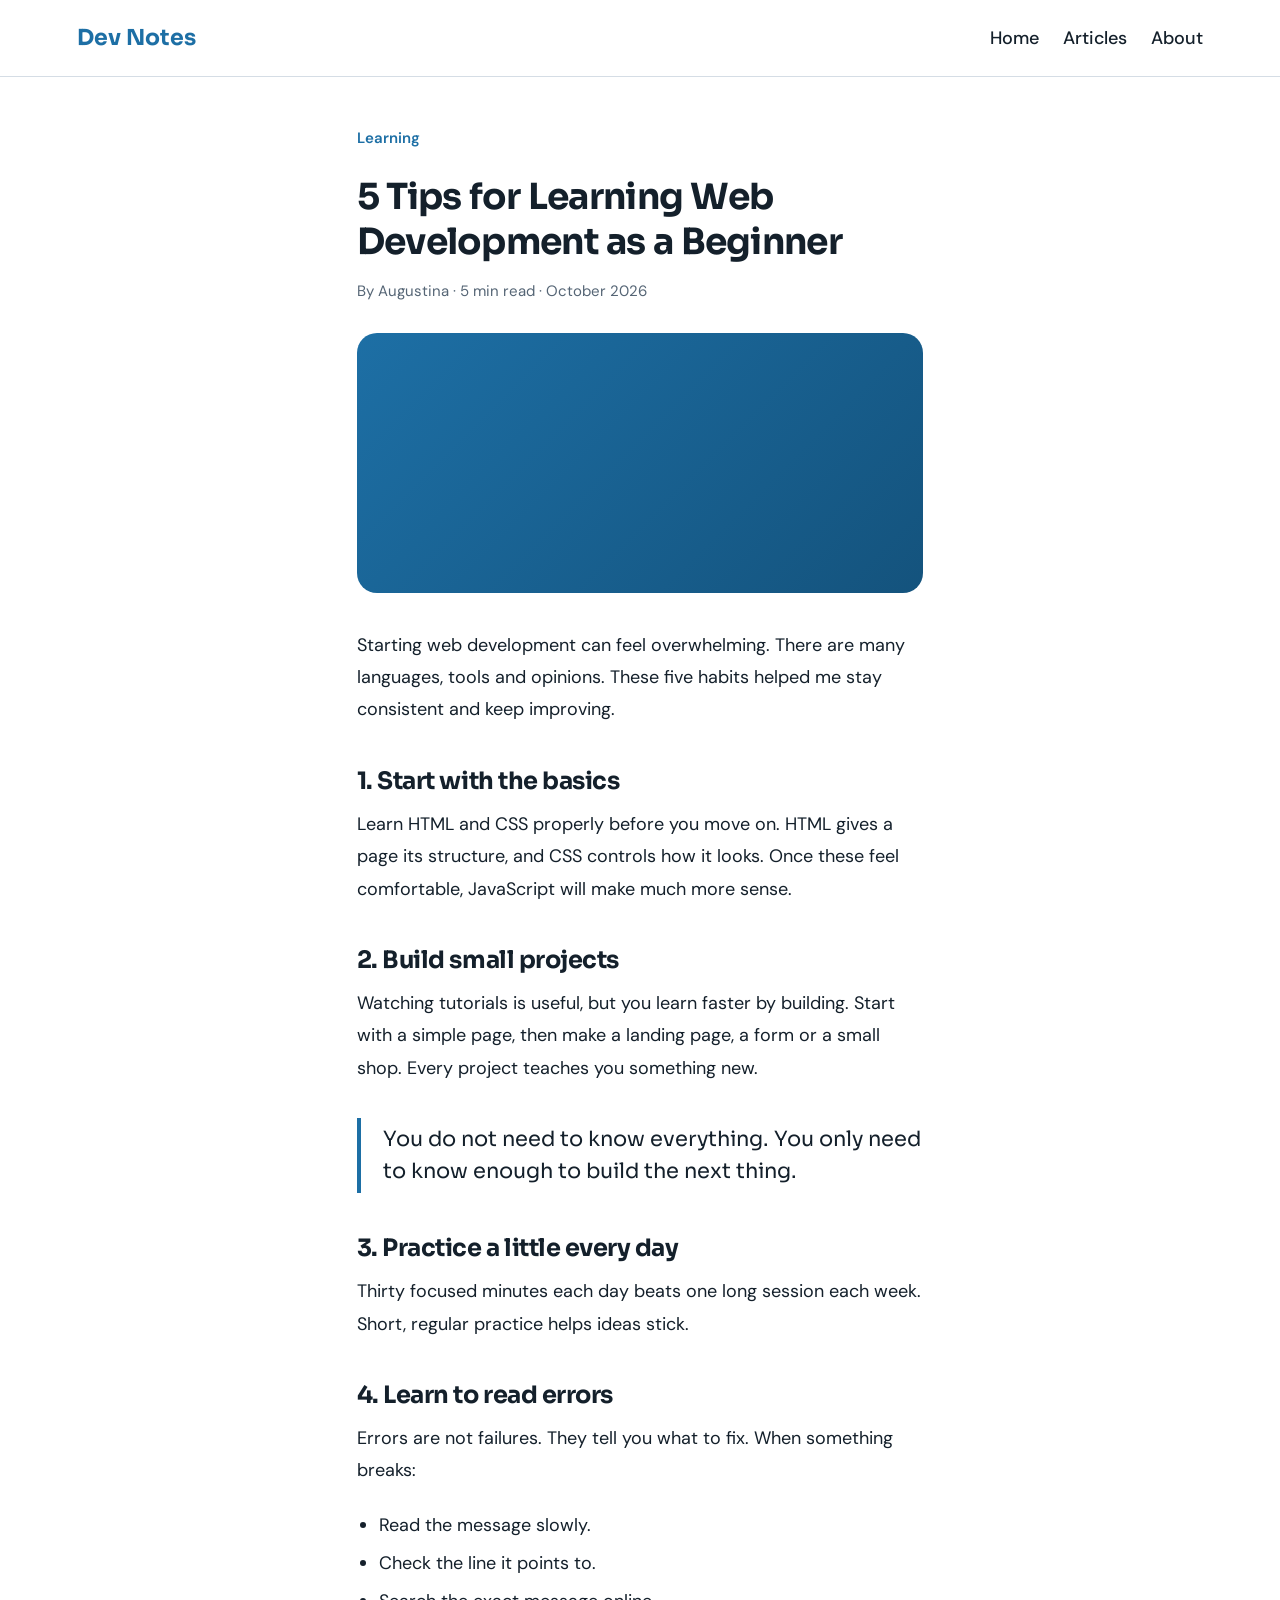
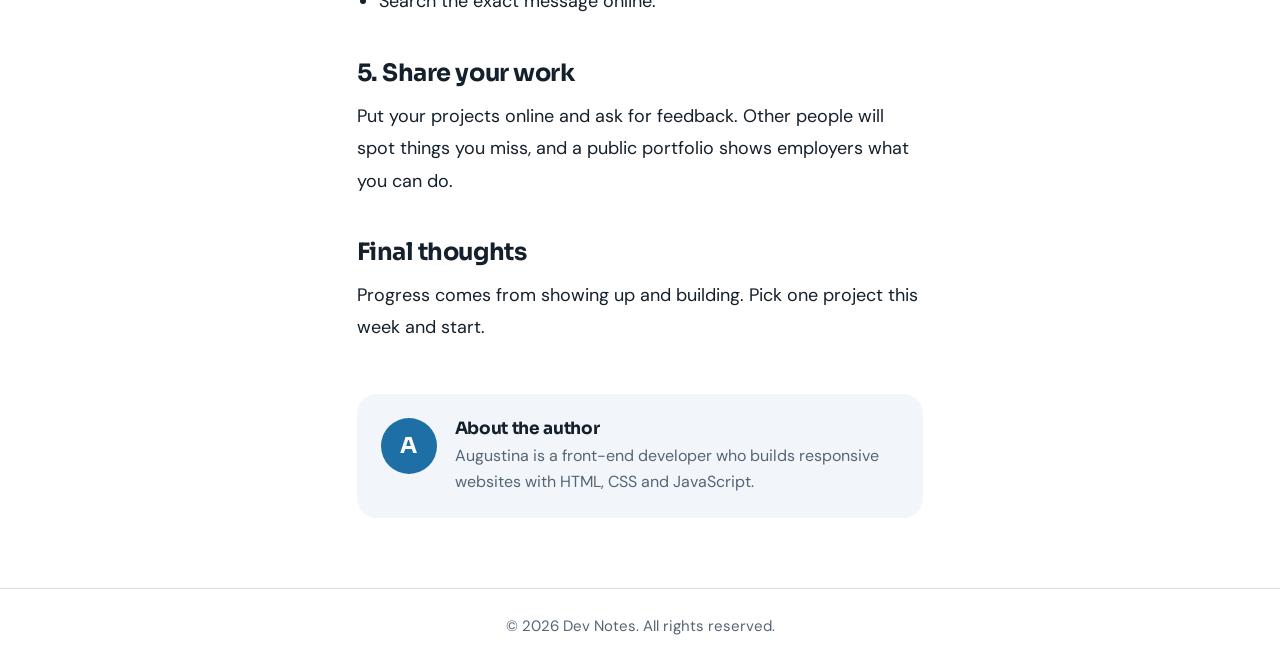
<file: blog/index.html>
<!DOCTYPE html>
<html lang="en">

<head>
    <meta charset="UTF-8">
    <meta name="viewport" content="width=device-width, initial-scale=1.0">
    <title>5 Tips for Learning Web Development | Dev Notes</title>
    <link rel="preconnect" href="https://fonts.googleapis.com">
    <link rel="preconnect" href="https://fonts.gstatic.com" crossorigin>
    <link href="https://fonts.googleapis.com/css2?family=DM+Sans:wght@400;500;600&family=Sora:wght@600;700&display=swap" rel="stylesheet">
    <link rel="stylesheet" href="style.css">
</head>

<body>
    <header class="header">
        <a class="brand" href="#">Dev Notes</a>
        <nav>
            <a href="#">Home</a>
            <a href="#">Articles</a>
            <a href="#">About</a>
        </nav>
    </header>

    <main>
        <article class="post">
            <header class="post_head">
                <p class="category">Learning</p>
                <h1>5 Tips for Learning Web Development as a Beginner</h1>
                <p class="meta">By Augustina &middot; 5 min read &middot; October 2026</p>
            </header>

            <div class="cover" role="img" aria-label="Cover image placeholder"></div>

            <p>Starting web development can feel overwhelming. There are many languages, tools and opinions. These five
                habits helped me stay consistent and keep improving.</p>

            <h2>1. Start with the basics</h2>
            <p>Learn HTML and CSS properly before you move on. HTML gives a page its structure, and CSS controls how it
                looks. Once these feel comfortable, JavaScript will make much more sense.</p>

            <h2>2. Build small projects</h2>
            <p>Watching tutorials is useful, but you learn faster by building. Start with a simple page, then make a
                landing page, a form or a small shop. Every project teaches you something new.</p>

            <blockquote>You do not need to know everything. You only need to know enough to build the next thing.</blockquote>

            <h2>3. Practice a little every day</h2>
            <p>Thirty focused minutes each day beats one long session each week. Short, regular practice helps ideas
                stick.</p>

            <h2>4. Learn to read errors</h2>
            <p>Errors are not failures. They tell you what to fix. When something breaks:</p>
            <ul>
                <li>Read the message slowly.</li>
                <li>Check the line it points to.</li>
                <li>Search the exact message online.</li>
            </ul>

            <h2>5. Share your work</h2>
            <p>Put your projects online and ask for feedback. Other people will spot things you miss, and a public
                portfolio shows employers what you can do.</p>

            <h2>Final thoughts</h2>
            <p>Progress comes from showing up and building. Pick one project this week and start.</p>

            <aside class="author">
                <div class="avatar" aria-hidden="true">A</div>
                <div>
                    <h3>About the author</h3>
                    <p>Augustina is a front-end developer who builds responsive websites with HTML, CSS and JavaScript.</p>
                </div>
            </aside>
        </article>
    </main>

    <footer class="footer"><p>&copy; 2026 Dev Notes. All rights reserved.</p></footer>
</body>

</html>
</file>
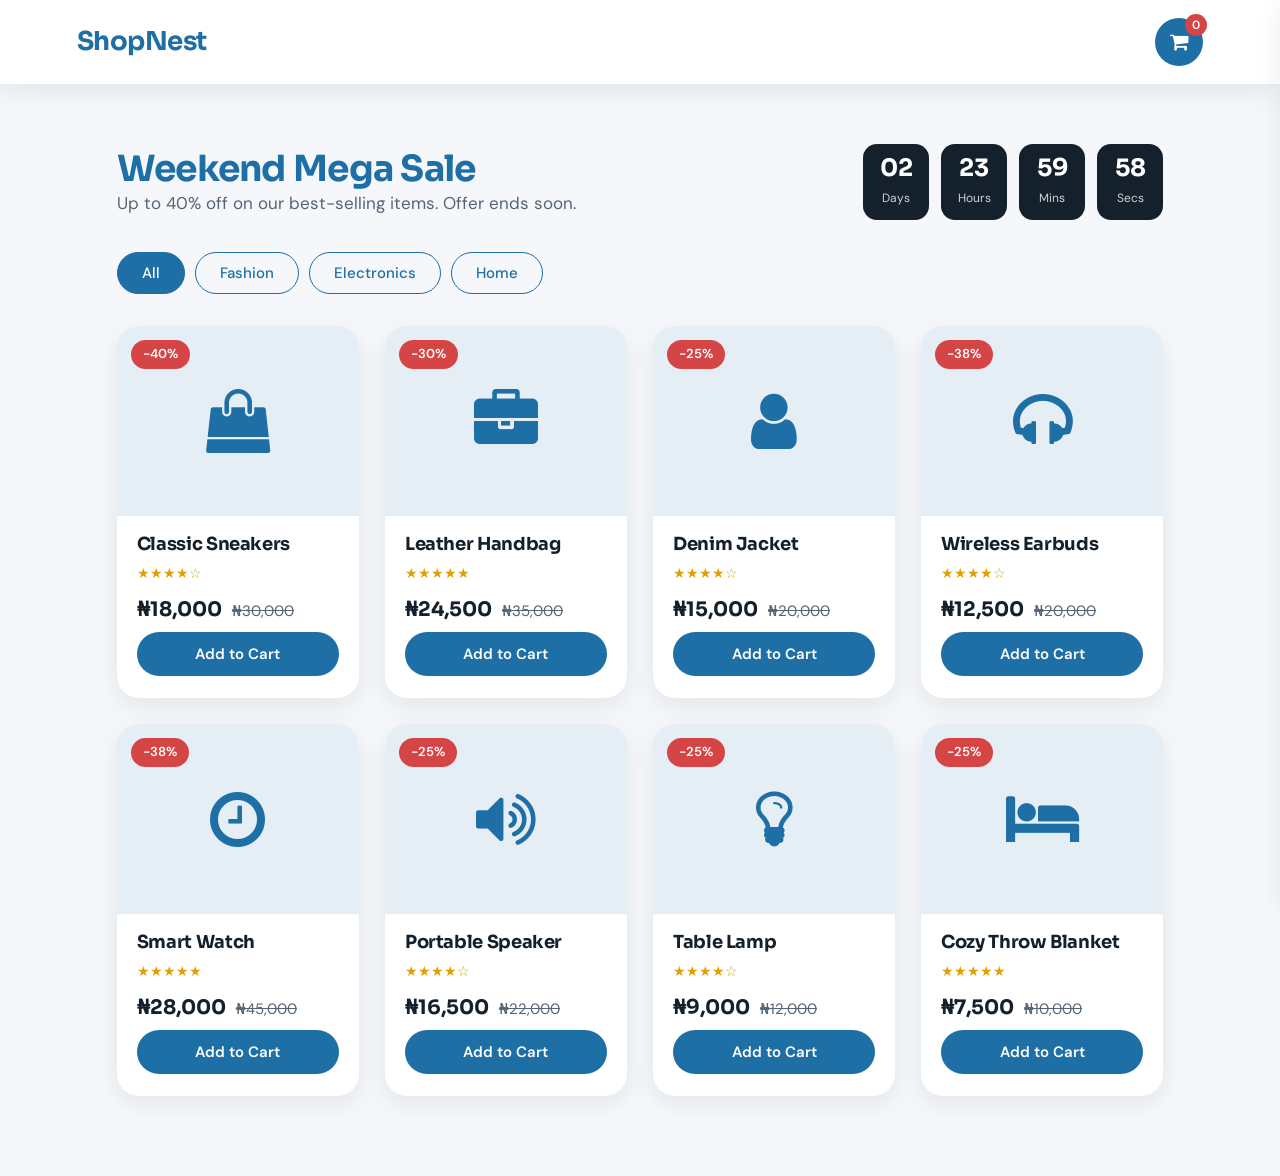
<file: ecommerce/index.html>
<!DOCTYPE html>
<html lang="en">

<head>
    <meta charset="UTF-8">
    <meta name="viewport" content="width=device-width, initial-scale=1.0">
    <title>E-commerce Sales Section</title>
    <link rel="preconnect" href="https://fonts.googleapis.com">
    <link rel="preconnect" href="https://fonts.gstatic.com" crossorigin>
    <link href="https://fonts.googleapis.com/css2?family=DM+Sans:wght@400;500;600&family=Sora:wght@600;700&display=swap" rel="stylesheet">
    <link rel="stylesheet" href="https://cdnjs.cloudflare.com/ajax/libs/font-awesome/4.7.0/css/font-awesome.min.css">
    <link rel="stylesheet" href="style.css">
</head>

<body>
    <header class="topbar">
        <h1 class="brand">ShopNest</h1>
        <button class="cart_btn" type="button" id="cart_toggle" aria-label="Open cart">
            <i class="fa fa-shopping-cart"></i>
            <span class="cart_count" id="cart_count">0</span>
        </button>
    </header>

    <main>
        <section class="sales" id="sales">
            <div class="sales_header">
                <div>
                    <h2>Weekend Mega Sale</h2>
                    <p>Up to 40% off on our best-selling items. Offer ends soon.</p>
                </div>
                <div class="countdown" id="countdown" aria-label="Time left on sale">
                    <div><span id="days">00</span><small>Days</small></div>
                    <div><span id="hours">00</span><small>Hours</small></div>
                    <div><span id="minutes">00</span><small>Mins</small></div>
                    <div><span id="seconds">00</span><small>Secs</small></div>
                </div>
            </div>

            <div class="filters" id="filters">
                <button class="filter active" data-category="all" type="button">All</button>
                <button class="filter" data-category="fashion" type="button">Fashion</button>
                <button class="filter" data-category="electronics" type="button">Electronics</button>
                <button class="filter" data-category="home" type="button">Home</button>
            </div>

            <div class="product_grid" id="product_grid"></div>
        </section>
    </main>

    <!-- Cart panel -->
    <div class="overlay" id="overlay"></div>
    <aside class="cart_panel" id="cart_panel" aria-label="Shopping cart">
        <div class="cart_head">
            <h3>Your Cart</h3>
            <button type="button" id="cart_close" aria-label="Close cart"><i class="fa fa-times"></i></button>
        </div>
        <div class="cart_items" id="cart_items"></div>
        <div class="cart_foot">
            <div class="cart_total"><span>Total</span><strong id="cart_total">₦0</strong></div>
            <button class="checkout" type="button" id="checkout">Checkout</button>
        </div>
    </aside>

    <div class="toast" id="toast" role="status"></div>

    <script src="script.js"></script>
</body>

</html>
</file>
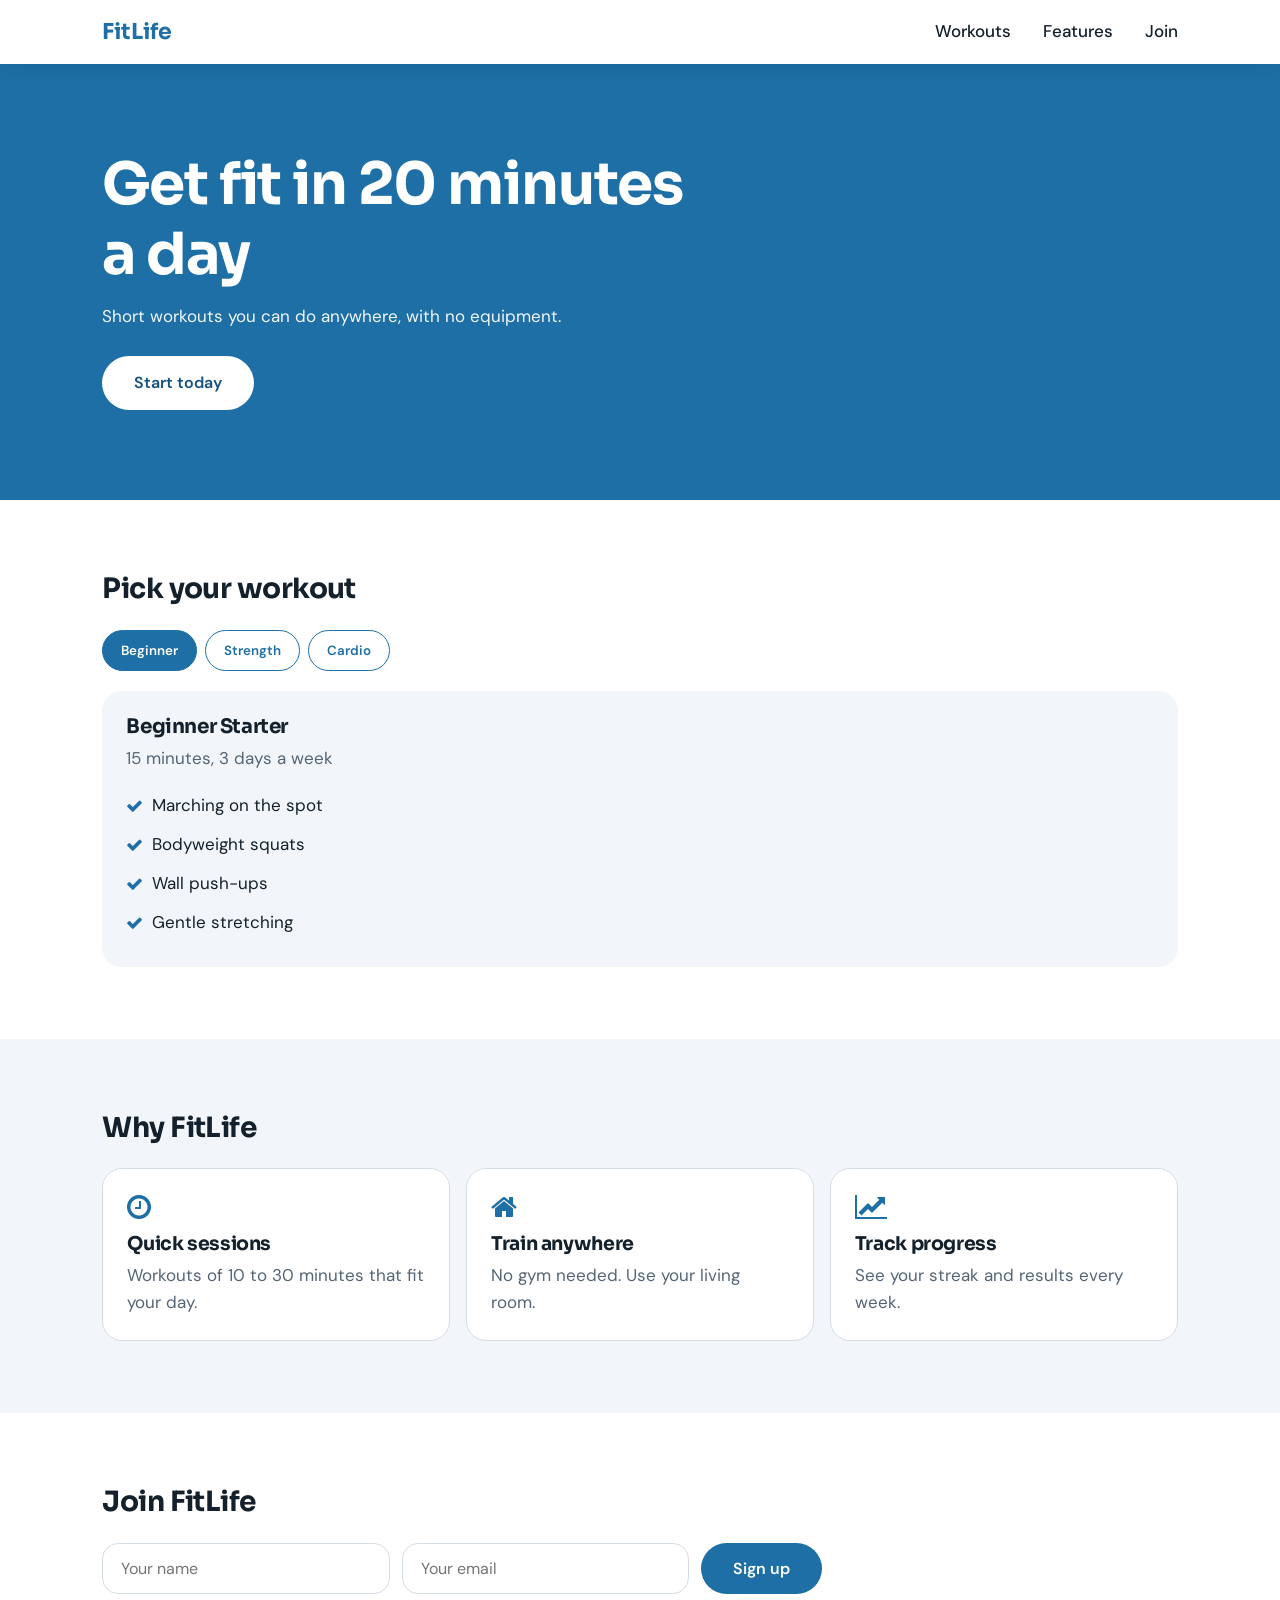
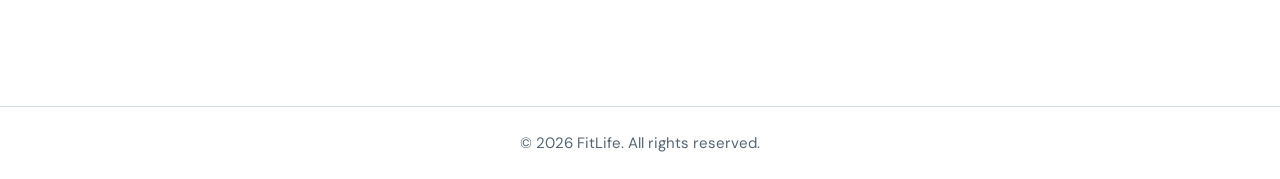
<file: mobile-first/index.html>
<!DOCTYPE html>
<html lang="en">

<head>
    <meta charset="UTF-8">
    <meta name="viewport" content="width=device-width, initial-scale=1.0">
    <title>FitLife | Mobile-first design</title>
    <link rel="preconnect" href="https://fonts.googleapis.com">
    <link rel="preconnect" href="https://fonts.gstatic.com" crossorigin>
    <link href="https://fonts.googleapis.com/css2?family=DM+Sans:wght@400;500;600&family=Sora:wght@600;700&display=swap" rel="stylesheet">
    <link rel="stylesheet" href="https://cdnjs.cloudflare.com/ajax/libs/font-awesome/4.7.0/css/font-awesome.min.css">
    <link rel="stylesheet" href="style.css">
</head>

<body>
    <header class="header">
        <a class="brand" href="#top">FitLife</a>
        <button class="menu_btn" id="menu_btn" type="button" aria-label="Open menu" aria-expanded="false">
            <i class="fa fa-bars"></i>
        </button>
        <nav class="menu" id="menu">
            <a href="#plans">Workouts</a>
            <a href="#features">Features</a>
            <a href="#join">Join</a>
        </nav>
    </header>

    <main id="top">
        <section class="hero">
            <h1>Get fit in 20 minutes a day</h1>
            <p>Short workouts you can do anywhere, with no equipment.</p>
            <a class="btn" href="#join">Start today</a>
        </section>

        <section class="block" id="plans">
            <h2>Pick your workout</h2>
            <div class="tabs" role="tablist">
                <button class="tab active" type="button" data-tab="beginner" role="tab">Beginner</button>
                <button class="tab" type="button" data-tab="strength" role="tab">Strength</button>
                <button class="tab" type="button" data-tab="cardio" role="tab">Cardio</button>
            </div>
            <div class="panel" id="panel"></div>
        </section>

        <section class="block alt" id="features">
            <h2>Why FitLife</h2>
            <div class="features">
                <article><i class="fa fa-clock-o"></i><h3>Quick sessions</h3><p>Workouts of 10 to 30 minutes that fit your day.</p></article>
                <article><i class="fa fa-home"></i><h3>Train anywhere</h3><p>No gym needed. Use your living room.</p></article>
                <article><i class="fa fa-line-chart"></i><h3>Track progress</h3><p>See your streak and results every week.</p></article>
            </div>
        </section>

        <section class="block join" id="join">
            <h2>Join FitLife</h2>
            <form id="form" novalidate>
                <input type="text" id="name" placeholder="Your name" aria-label="Your name" required>
                <input type="email" id="email" placeholder="Your email" aria-label="Your email" required>
                <button class="btn" type="submit">Sign up</button>
            </form>
            <p class="msg" id="msg" role="status"></p>
        </section>
    </main>

    <footer class="footer"><p>&copy; 2026 FitLife. All rights reserved.</p></footer>

    <script src="script.js"></script>
</body>

</html>
</file>
<file: blog/style.css>
:root {
    --blue: #1d6fa5;
    --blue-dark: #14537d;
    --ink: #14202b;
    --alt: #f2f6fa;
    --muted: #556575;
    --border: #d5dde5;
}

* {
    margin: 0;
    padding: 0;
    box-sizing: border-box;
}

body {
    font-family: 'DM Sans', Arial, sans-serif;
    font-size: 18px;
    line-height: 1.8;
    color: var(--ink);
    background: #fff;
}

h1, h2, h3 {
    font-family: 'Sora', Arial, sans-serif;
    letter-spacing: -0.02em;
    line-height: 1.25;
}

a {
    color: inherit;
    text-decoration: none;
}

a:focus-visible {
    outline: 3px solid var(--blue);
    outline-offset: 3px;
}

/* Header */
.header {
    display: flex;
    flex-wrap: wrap;
    align-items: center;
    justify-content: space-between;
    gap: 12px;
    padding: 18px 6%;
    border-bottom: 1px solid var(--border);
}

.brand {
    font-family: 'Sora', Arial, sans-serif;
    font-weight: 700;
    font-size: 22px;
    color: var(--blue);
}

.header nav {
    display: flex;
    gap: 24px;
    font-weight: 500;
}

.header nav a:hover {
    color: var(--blue);
}

/* Post */
.post {
    max-width: 720px;
    margin: 0 auto;
    padding: 48px 6% 70px;
}

.post_head {
    margin-bottom: 28px;
}

.category {
    color: var(--blue);
    font-weight: 600;
    font-size: 15px;
    margin-bottom: 8px;
}

.post_head h1 {
    font-size: 36px;
    margin-bottom: 14px;
}

.meta {
    color: var(--muted);
    font-size: 15px;
}

.cover {
    height: 260px;
    border-radius: 20px;
    margin-bottom: 36px;
    background: linear-gradient(135deg, var(--blue), var(--blue-dark));
}

.post p {
    margin-bottom: 22px;
}

.post h2 {
    font-size: 24px;
    margin: 40px 0 12px;
}

.post ul {
    margin: 0 0 22px 22px;
}

.post li {
    margin-bottom: 6px;
}

blockquote {
    margin: 34px 0;
    padding: 6px 0 6px 22px;
    border-left: 4px solid var(--blue);
    font-family: 'Sora', Arial, sans-serif;
    font-size: 21px;
    line-height: 1.5;
}

/* Author box */
.author {
    display: flex;
    gap: 18px;
    align-items: flex-start;
    margin-top: 50px;
    padding: 24px;
    background: var(--alt);
    border-radius: 20px;
}

.avatar {
    flex-shrink: 0;
    width: 56px;
    height: 56px;
    border-radius: 50%;
    background: var(--blue);
    color: #fff;
    font-family: 'Sora', Arial, sans-serif;
    font-weight: 700;
    font-size: 22px;
    display: flex;
    align-items: center;
    justify-content: center;
}

.author h3 {
    font-size: 17px;
    margin-bottom: 4px;
}

.author p {
    margin: 0;
    font-size: 16px;
    color: var(--muted);
    line-height: 1.6;
}

.footer {
    padding: 24px 6%;
    text-align: center;
    color: var(--muted);
    font-size: 15px;
    border-top: 1px solid var(--border);
}

@media (max-width: 560px) {
    body {
        font-size: 17px;
    }

    .post_head h1 {
        font-size: 28px;
    }

    .cover {
        height: 180px;
    }

    .author {
        flex-direction: column;
    }
}
</file>
<file: ecommerce/style.css>
:root {
    --font-head: 'Sora', Arial, sans-serif;
    --font-body: 'DM Sans', Arial, sans-serif;
    --blue: #1d6fa5;
    --blue-dark: #14537d;
    --sale: #d64545;
    --bg: #f5f7fa;
    --surface: #ffffff;
    --text: #14202b;
    --muted: #556575;
    --border: #d5dde5;
    --shadow: 0 8px 24px rgba(20, 32, 43, 0.08);
}

* {
    margin: 0;
    padding: 0;
    box-sizing: border-box;
}

body {
    font-family: var(--font-body);
    font-size: 17px;
    background: var(--bg);
    color: var(--text);
    line-height: 1.6;
}

h1, h2, h3, h4 {
    font-family: var(--font-head);
    letter-spacing: -0.02em;
    line-height: 1.2;
}

button {
    font-family: inherit;
    cursor: pointer;
}

button:focus-visible {
    outline: 3px solid var(--blue);
    outline-offset: 3px;
}

/* ---------- Top bar ---------- */
.topbar {
    display: flex;
    justify-content: space-between;
    align-items: center;
    padding: 18px 6%;
    background: var(--surface);
    box-shadow: var(--shadow);
    position: sticky;
    top: 0;
    z-index: 20;
}

.brand {
    font-size: 26px;
    color: var(--blue);
}

.cart_btn {
    position: relative;
    width: 48px;
    height: 48px;
    border: none;
    border-radius: 50%;
    background: var(--blue);
    color: #fff;
    font-size: 20px;
}

.cart_count {
    position: absolute;
    top: -4px;
    right: -4px;
    min-width: 22px;
    height: 22px;
    padding: 0 5px;
    border-radius: 11px;
    background: var(--sale);
    color: #fff;
    font-size: 12px;
    font-weight: 600;
    display: flex;
    align-items: center;
    justify-content: center;
}

/* ---------- Sales section ---------- */
.sales {
    max-width: 1200px;
    margin: 0 auto;
    padding: 60px 6% 80px;
}

.sales_header {
    display: flex;
    justify-content: space-between;
    align-items: center;
    flex-wrap: wrap;
    gap: 24px;
    margin-bottom: 32px;
}

.sales_header h2 {
    font-size: 36px;
    color: var(--blue);
}

.sales_header p {
    color: var(--muted);
}

.countdown {
    display: flex;
    gap: 12px;
}

.countdown div {
    background: var(--text);
    color: #fff;
    border-radius: 14px;
    padding: 10px 14px;
    min-width: 66px;
    text-align: center;
}

.countdown span {
    display: block;
    font-family: var(--font-head);
    font-size: 24px;
    font-weight: 700;
    line-height: 1.2;
}

.countdown small {
    font-size: 12px;
    opacity: 0.8;
}

/* ---------- Filters ---------- */
.filters {
    display: flex;
    flex-wrap: wrap;
    gap: 10px;
    margin-bottom: 32px;
}

.filter {
    padding: 10px 24px;
    border: 1px solid var(--blue);
    border-radius: 30px;
    background: transparent;
    color: var(--blue);
    font-size: 15px;
    font-weight: 500;
    transition: background 0.2s, color 0.2s;
}

.filter:hover,
.filter.active {
    background: var(--blue);
    color: #fff;
}

/* ---------- Products ---------- */
.product_grid {
    display: grid;
    grid-template-columns: repeat(auto-fill, minmax(240px, 1fr));
    gap: 26px;
}

.product {
    background: var(--surface);
    border-radius: 22px;
    overflow: hidden;
    box-shadow: var(--shadow);
    display: flex;
    flex-direction: column;
    transition: transform 0.25s;
}

.product:hover {
    transform: translateY(-5px);
}

.product_img {
    position: relative;
    height: 190px;
    display: flex;
    align-items: center;
    justify-content: center;
    background: #e6eef5;
    color: var(--blue);
    font-size: 64px;
}

.product_img img {
    width: 100%;
    height: 100%;
    object-fit: cover;
}

.badge {
    position: absolute;
    top: 14px;
    left: 14px;
    padding: 4px 12px;
    border-radius: 20px;
    background: var(--sale);
    color: #fff;
    font-family: var(--font-body);
    font-size: 13px;
    font-weight: 600;
}

.product_info {
    padding: 18px 20px 22px;
    display: flex;
    flex-direction: column;
    gap: 6px;
    flex: 1;
}

.product_info h3 {
    font-size: 18px;
}

.stars {
    color: #e0a000;
    font-size: 14px;
}

.price {
    display: flex;
    align-items: baseline;
    gap: 10px;
    margin-top: 4px;
}

.price strong {
    font-family: var(--font-head);
    font-size: 20px;
    color: var(--text);
}

.price del {
    color: var(--muted);
    font-size: 15px;
}

.add_btn {
    margin-top: auto;
    padding: 12px;
    border: none;
    border-radius: 30px;
    background: var(--blue);
    color: #fff;
    font-size: 15px;
    font-weight: 600;
    transition: background 0.2s;
}

.add_btn:hover {
    background: var(--blue-dark);
}

/* ---------- Cart panel ---------- */
.overlay {
    position: fixed;
    inset: 0;
    background: rgba(0, 0, 0, 0.45);
    opacity: 0;
    pointer-events: none;
    transition: opacity 0.25s;
    z-index: 40;
}

.overlay.show {
    opacity: 1;
    pointer-events: auto;
}

.cart_panel {
    position: fixed;
    top: 0;
    right: 0;
    height: 100%;
    width: min(400px, 100%);
    background: var(--surface);
    box-shadow: var(--shadow);
    transform: translateX(100%);
    transition: transform 0.3s ease;
    z-index: 50;
    display: flex;
    flex-direction: column;
}

.cart_panel.open {
    transform: translateX(0);
}

.cart_head {
    display: flex;
    justify-content: space-between;
    align-items: center;
    padding: 22px 24px;
    border-bottom: 1px solid var(--border);
}

.cart_head button {
    background: none;
    border: none;
    font-size: 22px;
    color: var(--text);
}

.cart_items {
    flex: 1;
    overflow-y: auto;
    padding: 12px 24px;
}

.cart_empty {
    color: var(--muted);
    text-align: center;
    margin-top: 40px;
}

.cart_row {
    display: flex;
    align-items: center;
    gap: 14px;
    padding: 14px 0;
    border-bottom: 1px solid var(--border);
}

.cart_row .thumb {
    width: 52px;
    height: 52px;
    border-radius: 12px;
    background: #e6eef5;
    color: var(--blue);
    display: flex;
    align-items: center;
    justify-content: center;
    font-size: 22px;
    flex-shrink: 0;
}

.cart_row .details {
    flex: 1;
}

.cart_row .details h4 {
    font-size: 15px;
}

.cart_row .details span {
    color: var(--muted);
    font-size: 14px;
}

.qty {
    display: flex;
    align-items: center;
    gap: 8px;
}

.qty button {
    width: 28px;
    height: 28px;
    border-radius: 50%;
    border: 1px solid var(--border);
    background: var(--surface);
    color: var(--text);
    font-size: 16px;
    line-height: 1;
}

.cart_foot {
    padding: 20px 24px 26px;
    border-top: 1px solid var(--border);
}

.cart_total {
    display: flex;
    justify-content: space-between;
    margin-bottom: 16px;
    font-size: 18px;
}

.checkout {
    width: 100%;
    padding: 14px;
    border: none;
    border-radius: 30px;
    background: var(--blue);
    color: #fff;
    font-size: 16px;
    font-weight: 600;
}

.checkout:hover {
    background: var(--blue-dark);
}

/* ---------- Toast ---------- */
.toast {
    position: fixed;
    bottom: 24px;
    left: 50%;
    transform: translate(-50%, 30px);
    background: var(--text);
    color: #fff;
    padding: 12px 22px;
    border-radius: 30px;
    font-size: 15px;
    opacity: 0;
    pointer-events: none;
    transition: opacity 0.25s, transform 0.25s;
    z-index: 60;
}

.toast.show {
    opacity: 1;
    transform: translate(-50%, 0);
}

/* ---------- Responsive ---------- */
@media (max-width: 700px) {
    .sales {
        padding: 40px 5% 60px;
    }

    .sales_header h2 {
        font-size: 28px;
    }

    .countdown div {
        min-width: 58px;
        padding: 8px 10px;
    }

    .product_grid {
        grid-template-columns: repeat(2, 1fr);
        gap: 14px;
    }

    .product_img {
        height: 140px;
        font-size: 48px;
    }

    .product_info {
        padding: 14px 14px 16px;
    }

    .product_info h3 {
        font-size: 15px;
    }
}

@media (max-width: 420px) {
    .product_grid {
        grid-template-columns: 1fr;
    }
}

@media (prefers-reduced-motion: reduce) {
    * {
        transition: none !important;
    }
}
</file>
<file: mobile-first/style.css>
/* MOBILE-FIRST: base styles are for phones. Larger screens are added with min-width. */
:root {
    --blue: #1d6fa5;
    --blue-dark: #14537d;
    --ink: #14202b;
    --alt: #f2f6fa;
    --muted: #556575;
    --border: #d5dde5;
}

* {
    margin: 0;
    padding: 0;
    box-sizing: border-box;
}

html {
    scroll-behavior: smooth;
    scroll-padding-top: 70px;
}

body {
    font-family: 'DM Sans', Arial, sans-serif;
    font-size: 17px;
    line-height: 1.6;
    color: var(--ink);
}

h1, h2, h3 {
    font-family: 'Sora', Arial, sans-serif;
    letter-spacing: -0.02em;
    line-height: 1.2;
}

a {
    color: inherit;
    text-decoration: none;
}

button {
    font-family: inherit;
    cursor: pointer;
}

a:focus-visible,
button:focus-visible,
input:focus-visible {
    outline: 3px solid var(--blue);
    outline-offset: 3px;
}

/* ----- Header ----- */
.header {
    position: fixed;
    top: 0;
    width: 100%;
    height: 64px;
    padding: 0 5%;
    display: flex;
    align-items: center;
    justify-content: space-between;
    background: #fff;
    box-shadow: 0 4px 16px rgba(20, 32, 43, 0.08);
    z-index: 10;
}

.brand {
    font-family: 'Sora', Arial, sans-serif;
    font-weight: 700;
    font-size: 22px;
    color: var(--blue);
}

.menu_btn {
    background: none;
    border: none;
    font-size: 26px;
    color: var(--ink);
}

.menu {
    position: absolute;
    top: 64px;
    left: 0;
    width: 100%;
    background: #fff;
    display: flex;
    flex-direction: column;
    max-height: 0;
    overflow: hidden;
    transition: max-height 0.3s ease;
}

.menu.open {
    max-height: 240px;
}

.menu a {
    padding: 16px 5%;
    border-top: 1px solid var(--border);
    font-weight: 500;
}

/* ----- Hero ----- */
.hero {
    padding: 120px 5% 64px;
    background: var(--blue);
    color: #fff;
}

.hero h1 {
    font-size: 34px;
    margin-bottom: 14px;
}

.hero p {
    margin-bottom: 26px;
    opacity: 0.95;
}

.btn {
    display: inline-block;
    padding: 14px 32px;
    border: none;
    border-radius: 40px;
    background: #fff;
    color: var(--blue-dark);
    font-size: 16px;
    font-weight: 600;
}

/* ----- Blocks ----- */
.block {
    padding: 56px 5%;
}

.block.alt {
    background: var(--alt);
}

.block h2 {
    font-size: 28px;
    margin-bottom: 24px;
}

/* ----- Tabs ----- */
.tabs {
    display: flex;
    gap: 8px;
    overflow-x: auto;
    margin-bottom: 20px;
}

.tab {
    flex: 1;
    padding: 11px 18px;
    border: 1px solid var(--blue);
    border-radius: 30px;
    background: transparent;
    color: var(--blue);
    font-weight: 600;
    white-space: nowrap;
}

.tab.active {
    background: var(--blue);
    color: #fff;
}

.panel {
    background: var(--alt);
    border-radius: 20px;
    padding: 24px;
}

.panel h3 {
    font-size: 20px;
    margin-bottom: 6px;
}

.panel .meta {
    color: var(--muted);
    margin-bottom: 14px;
}

.panel li {
    list-style: none;
    padding: 6px 0 6px 26px;
    position: relative;
}

.panel li::before {
    content: "\f00c";
    font-family: FontAwesome;
    color: var(--blue);
    position: absolute;
    left: 0;
}

/* ----- Features ----- */
.features {
    display: grid;
    gap: 16px;
}

.features article {
    background: #fff;
    border: 1px solid var(--border);
    border-radius: 20px;
    padding: 24px;
}

.features i {
    font-size: 28px;
    color: var(--blue);
    margin-bottom: 12px;
}

.features h3 {
    font-size: 19px;
    margin-bottom: 6px;
}

.features p {
    color: var(--muted);
}

/* ----- Join ----- */
.join form {
    display: flex;
    flex-direction: column;
    gap: 12px;
}

.join input {
    padding: 14px 18px;
    border: 1px solid var(--border);
    border-radius: 16px;
    font-family: inherit;
    font-size: 16px;
}

.join .btn {
    background: var(--blue);
    color: #fff;
}

.msg {
    margin-top: 14px;
    min-height: 26px;
    font-weight: 500;
    color: var(--blue-dark);
}

.footer {
    padding: 24px 5%;
    text-align: center;
    color: var(--muted);
    font-size: 15px;
    border-top: 1px solid var(--border);
}

/* ----- Tablet (min-width) ----- */
@media (min-width: 700px) {
    .hero {
        padding: 150px 8% 90px;
    }

    .hero h1 {
        font-size: 48px;
        max-width: 620px;
    }

    .block {
        padding: 72px 8%;
    }

    .features {
        grid-template-columns: repeat(3, 1fr);
    }

    .tab {
        flex: none;
    }

    .join form {
        flex-direction: row;
        max-width: 720px;
    }

    .join input {
        flex: 1;
        min-width: 0;
    }
}

/* ----- Desktop (min-width) ----- */
@media (min-width: 1000px) {
    .header {
        padding: 0 8%;
    }

    .menu_btn {
        display: none;
    }

    .menu {
        position: static;
        flex-direction: row;
        gap: 32px;
        width: auto;
        max-height: none;
        overflow: visible;
    }

    .menu a {
        padding: 0;
        border: none;
    }

    .hero h1 {
        font-size: 58px;
    }
}

@media (prefers-reduced-motion: reduce) {
    html {
        scroll-behavior: auto;
    }

    * {
        transition: none !important;
    }
}
</file>
